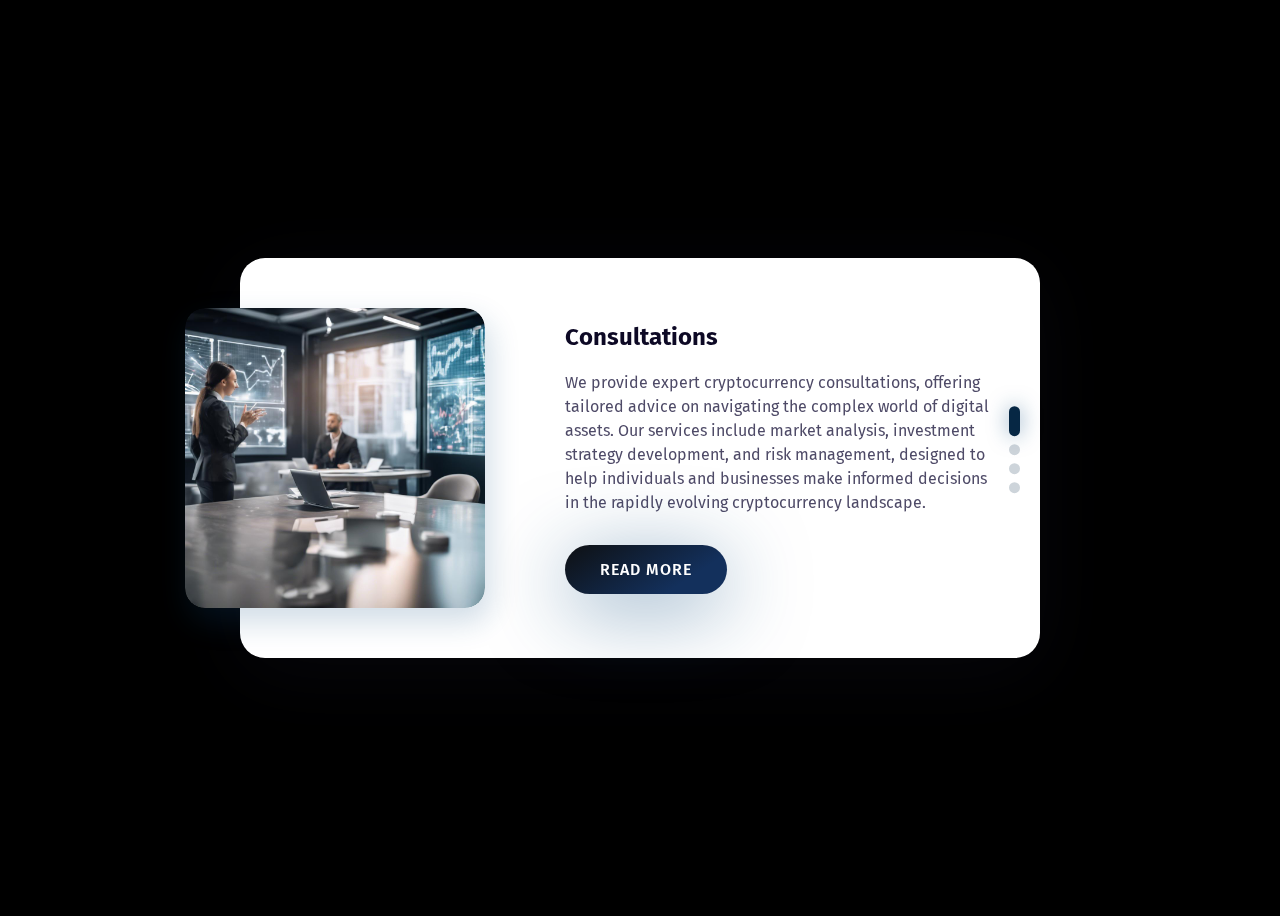
<file: assets/iframes/cards.html>
<!-- CODE INSPIRED BY "Muhammed Erdem", @JavaScriptJunkie -->

<!-- NOTE: IF ADDING A NEW CARD, CHANGE POSITION OF PAGINATION ON LINE 
transform: translateY(-245%); -->

<!DOCTYPE html>
<html lang="en">

<head>
    <meta charset="UTF-8">
    <meta name="viewport" content="width=device-width, initial-scale=1.0">
    <title>Blog Slider</title>
    <link href="https://fonts.googleapis.com/css?family=Fira+Sans:400,500,600,700,800" rel="stylesheet">

    <link href="https://unpkg.com/swiper/swiper-bundle.min.css" rel="stylesheet">
    <style>
        * {
            box-sizing: border-box;
        }

        body {
            background-color: #000000;
            /* background-image: linear-gradient(147deg, #ffe53b 0%, #fd3838 74%); */
            min-height: 100vh;
            font-family: 'Fira Sans', sans-serif;
            display: flex;
        }

        .blog-slider {
            width: 95%;
            position: relative;
            max-width: 800px;
            margin: auto;
            background: #fff;
            box-shadow: 0px 14px 80px rgba(34, 35, 58, 0.2);
            padding: 25px;
            border-radius: 25px;
            height: 400px;
            transition: all 0.3s;
        }

        @media screen and (max-width: 992px) {
            .blog-slider {
                max-width: 680px;
                height: 400px;
            }
        }

        @media screen and (max-width: 768px) {
            .blog-slider {
                min-height: 500px;
                height: auto;
                margin: 180px auto;
            }
        }

        @media screen and (max-height: 500px) and (min-width: 992px) {
            .blog-slider {
                height: 350px;
            }
        }

        .blog-slider__item {
            display: flex;
            align-items: center;
        }

        @media screen and (max-width: 768px) {
            .blog-slider__item {
                flex-direction: column;
            }
        }

        .blog-slider__item.swiper-slide-active .blog-slider__img img {
            opacity: 1;
            transition-delay: 0.3s;
        }

        .blog-slider__item.swiper-slide-active .blog-slider__content>* {
            opacity: 1;
            transform: none;
        }

        .blog-slider__item.swiper-slide-active .blog-slider__content>*:nth-child(1) {
            transition-delay: 0.3s;
        }

        .blog-slider__item.swiper-slide-active .blog-slider__content>*:nth-child(2) {
            transition-delay: 0.4s;
        }

        .blog-slider__item.swiper-slide-active .blog-slider__content>*:nth-child(3) {
            transition-delay: 0.5s;
        }

        .blog-slider__item.swiper-slide-active .blog-slider__content>*:nth-child(4) {
            transition-delay: 0.6s;
        }

        .blog-slider__item.swiper-slide-active .blog-slider__content>*:nth-child(5) {
            transition-delay: 0.7s;
        }

        .blog-slider__item.swiper-slide-active .blog-slider__content>*:nth-child(6) {
            transition-delay: 0.8s;
        }

        .blog-slider__item.swiper-slide-active .blog-slider__content>*:nth-child(7) {
            transition-delay: 0.9s;
        }

        .blog-slider__item.swiper-slide-active .blog-slider__content>*:nth-child(8) {
            transition-delay: 1s;
        }

        .blog-slider__item.swiper-slide-active .blog-slider__content>*:nth-child(9) {
            transition-delay: 1.1s;
        }

        .blog-slider__item.swiper-slide-active .blog-slider__content>*:nth-child(10) {
            transition-delay: 1.2s;
        }

        .blog-slider__item.swiper-slide-active .blog-slider__content>*:nth-child(11) {
            transition-delay: 1.3s;
        }

        .blog-slider__item.swiper-slide-active .blog-slider__content>*:nth-child(12) {
            transition-delay: 1.4s;
        }

        .blog-slider__item.swiper-slide-active .blog-slider__content>*:nth-child(13) {
            transition-delay: 1.5s;
        }

        .blog-slider__item.swiper-slide-active .blog-slider__content>*:nth-child(14) {
            transition-delay: 1.6s;
        }

        .blog-slider__item.swiper-slide-active .blog-slider__content>*:nth-child(15) {
            transition-delay: 1.7s;
        }

        .blog-slider__img {
            width: 300px;
            flex-shrink: 0;
            height: 300px;
            /* background-image: linear-gradient(147deg, #748f9c 0%, #2d3135 74%); */
            box-shadow: 4px 13px 30px 1px rgba(21, 81, 131, 0.2);
            border-radius: 20px;
            transform: translateX(-80px);
            overflow: hidden;
        }

        .blog-slider__img:after {
            content: '';
            position: absolute;
            top: 0;
            left: 0;
            width: 100%;
            height: 100%;
            /* background-image: linear-gradient(147deg, #748f9c 0%, #2d3135 74%); */
            border-radius: 20px;
            opacity: 0.8;
        }

        .blog-slider__img img {
            width: 100%;
            height: 100%;
            object-fit: cover;
            display: block;
            opacity: 0;
            border-radius: 20px;
            transition: all 0.3s;
        }

        @media screen and (max-width: 768px) {
            .blog-slider__img {
                transform: translateY(-50%);
                width: 90%;
            }
        }

        @media screen and (max-width: 576px) {
            .blog-slider__img {
                width: 95%;
            }
        }

        @media screen and (max-height: 500px) and (min-width: 992px) {
            .blog-slider__img {
                height: 270px;
            }
        }

        .blog-slider__content {
            padding-right: 25px;
        }

        @media screen and (max-width: 768px) {
            .blog-slider__content {
                margin-top: -80px;
                text-align: center;
                padding: 0 30px;
            }
        }

        @media screen and (max-width: 576px) {
            .blog-slider__content {
                padding: 0;
            }
        }

        .blog-slider__content>* {
            opacity: 0;
            transform: translateY(25px);
            transition: all 0.4s;
        }

        .blog-slider__code {
            color: #7b7992;
            margin-bottom: 15px;
            display: block;
            font-weight: 500;
        }

        .blog-slider__title {
            font-size: 24px;
            font-weight: 700;
            color: #0d0925;
            margin-bottom: 20px;
        }

        .blog-slider__text {
            color: #4e4a67;
            margin-bottom: 30px;
            line-height: 1.5em;
        }

        .blog-slider__button {
            display: inline-flex;
            background-image: linear-gradient(147deg, #0e1012 0%, #13305c 74%);
            padding: 15px 35px;
            border-radius: 50px;
            color: #fff;
            box-shadow: 0px 14px 80px rgba(21, 81, 131, 0.5);
            text-decoration: none;
            font-weight: 500;
            justify-content: center;
            text-align: center;
            letter-spacing: 1px;
        }

        @media screen and (max-width: 576px) {
            .blog-slider__button {
                width: 100%;
            }
        }

        .blog-slider .swiper-container-horizontal>.swiper-pagination-bullets,
        .blog-slider .swiper-pagination-custom,
        .blog-slider .swiper-pagination-fraction {
            bottom: 10px;
            left: 0;
            width: 100%;
        }

        .blog-slider__pagination {
            position: absolute;
            z-index: 21;
            right: 20px;
            width: 11px !important;
            text-align: center;
            left: auto !important;
            top: 50%;
            bottom: auto !important;
            transform: translateY(-228%);
        }

        @media screen and (max-width: 768px) {
            .blog-slider__pagination {
                transform: translateX(-50%);
                left: 50% !important;
                top: 205px;
                width: 100% !important;
                display: flex;
                justify-content: center;
                align-items: center;
            }
        }

        .blog-slider__pagination.swiper-pagination-bullets .swiper-pagination-bullet {
            margin: 8px 0;
        }

        @media screen and (max-width: 768px) {
            .blog-slider__pagination.swiper-pagination-bullets .swiper-pagination-bullet {
                margin: 0 5px;
            }
        }

        .blog-slider__pagination .swiper-pagination-bullet {
            width: 11px;
            height: 11px;
            display: block;
            border-radius: 10px;
            background: #062744;
            opacity: 0.2;
            transition: all 0.3s;
        }

        .blog-slider__pagination .swiper-pagination-bullet-active {
            opacity: 1;
            background: #062744;
            height: 30px;
            box-shadow: 0px 0px 20px rgba(21, 81, 131, 0.5);
        }

        @media screen and (max-width: 768px) {
            .blog-slider__pagination .swiper-pagination-bullet-active {
                height: 11px;
                width: 30px;
            }
        }

    </style>
</head>

<body>
    <div class="blog-slider">
        <div class="blog-slider__wrp swiper-wrapper">


            <div class="blog-slider__item swiper-slide">
                <div class="blog-slider__img">
                    <img src="../photos/Consult.jpeg" alt="">
                </div>
                <div class="blog-slider__content">
                    <!-- <span class="blog-slider__code">26 December 2019</span> -->
                    <div class="blog-slider__title">Consultations</div>
                    <div class="blog-slider__text">We provide expert cryptocurrency consultations, offering tailored advice on navigating the complex world of digital assets. Our services include market analysis, investment strategy development, and risk management, designed to help individuals and businesses make informed decisions in the rapidly evolving cryptocurrency landscape.</div>
                    <a href="#" class="blog-slider__button">READ MORE</a>
                </div>
            </div>


            <div class="blog-slider__item swiper-slide">
                <div class="blog-slider__img">
                    <img src="../photos/Research.jpg" alt="">
                </div>
                <div class="blog-slider__content">
                    <!-- <span class="blog-slider__code">26 December 2019</span> -->
                    <div class="blog-slider__title">Research & Networking</div>
                    <div class="blog-slider__text">We offer comprehensive research and networking services, helping clients gain valuable insights into emerging trends and opportunities. Our research provides in-depth analysis tailored to your industry, while our networking services connect you with key players, fostering strategic partnerships and collaboration for growth and innovation.</div>
                    <a href="#" class="blog-slider__button">READ MORE</a>
                </div>
            </div>


            <div class="blog-slider__item swiper-slide">
                <div class="blog-slider__img">
                    <img src="../photos/Crypto M.jpg" alt="">
                </div>
                <div class="blog-slider__content">
                    <!-- <span class="blog-slider__code">26 December 2019</span> -->
                    <div class="blog-slider__title">Crypto Mining, Staking & Monetization</div>
                    <div class="blog-slider__text">We specialize in data monetization, crypto mining operations, and staking, using cutting-edge solutions that unlock the full potential of digital assets. Our services are designed to help capitalize on valuable data insights, optimize mining efficiency, and maximize returns through staking strategies.</div>
                    <a href="#" class="blog-slider__button">READ MORE</a>
                </div>
            </div>

            <div class="blog-slider__item swiper-slide">
                <div class="blog-slider__img">
                    <img src="../photos/Invest.jpg" alt="">
                </div>
                <div class="blog-slider__content">
                    <!-- <span class="blog-slider__code">26 December 2019</span> -->
                    <div class="blog-slider__title">Investments</div>
                    <div class="blog-slider__text">We offer exclusive, highly confidential investment opportunities tailored to discerning clients. Our approach ensures privacy, discretion, and access to unique, high-potential ventures that are not available through traditional channels. Each opportunity is carefully vetted to align with your investment goals while maintaining the utmost confidentiality throughout the process.</div>
                    <a href="#" class="blog-slider__button">READ MORE</a>
                </div>
            </div>


        </div>
        <div class="blog-slider__pagination"></div>
    </div>

    <script src="https://unpkg.com/swiper/swiper-bundle.min.js"></script>
    <script>
        // Paste JavaScript code here
        var swiper = new Swiper('.blog-slider', {
            spaceBetween: 30,
            effect: 'fade',
            loop: true,
            mousewheel: {
                invert: false,
            },
            // autoHeight: true,
            pagination: {
                el: '.blog-slider__pagination',
                clickable: true,
            }
        });
    </script>
</body>

</html>
</file>
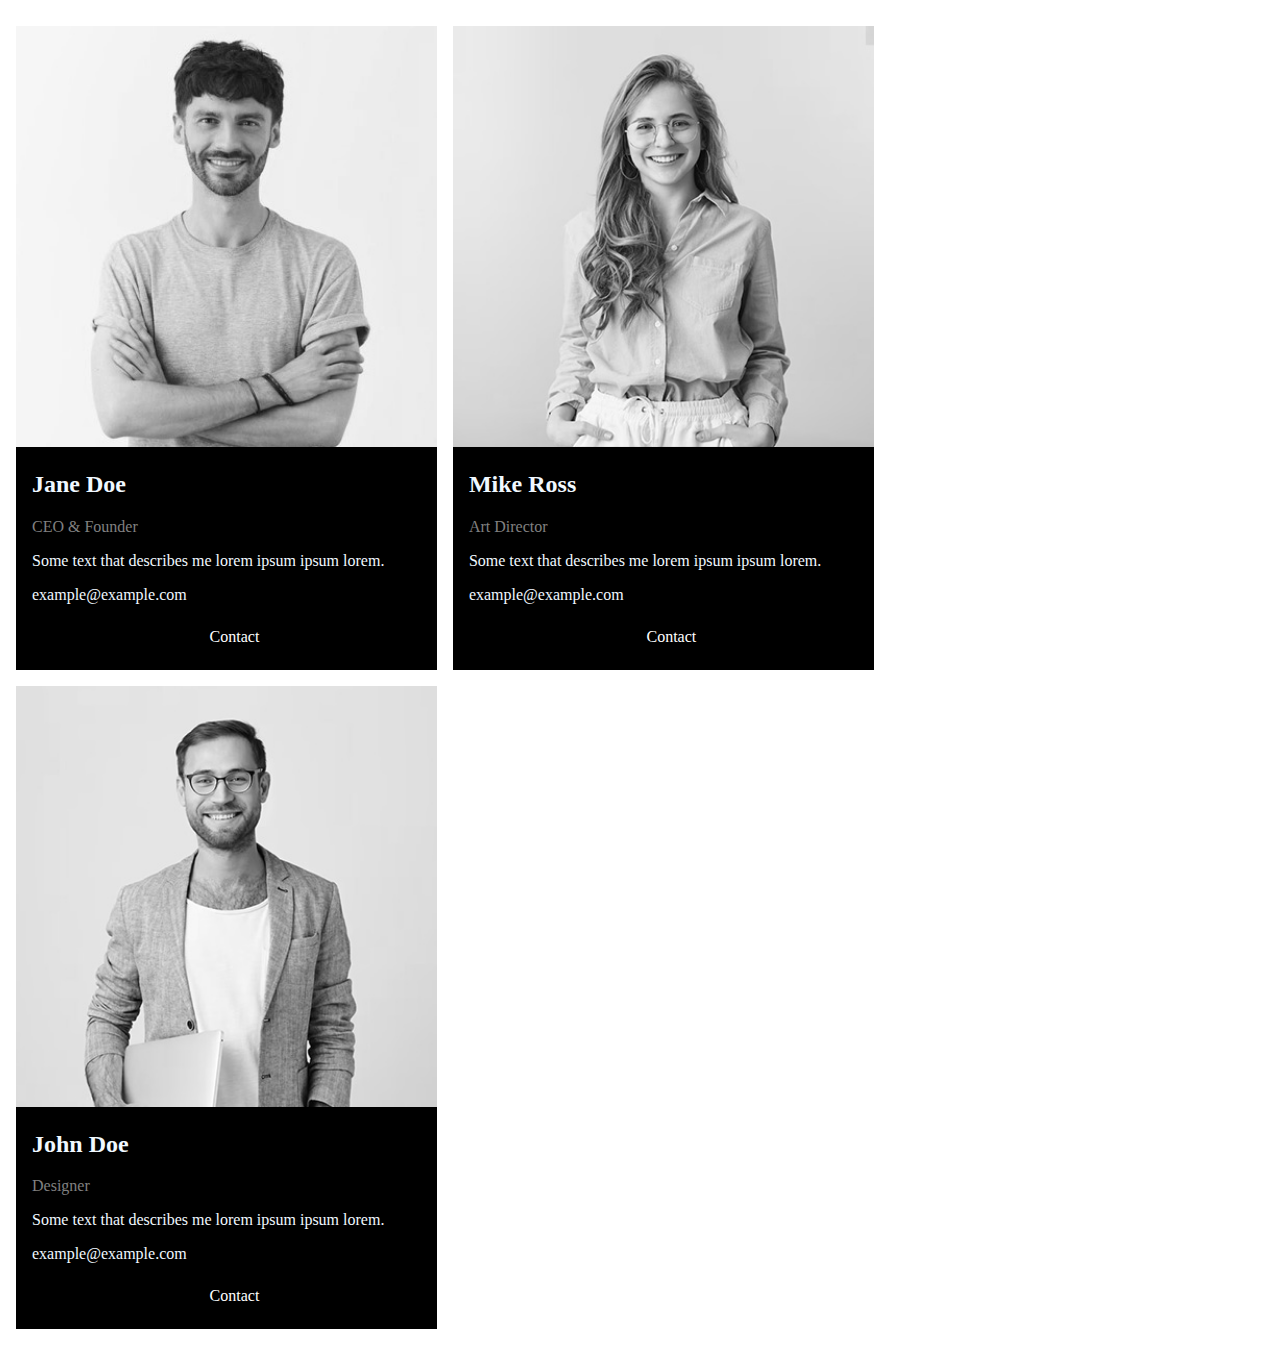
<file: assets/iframes/t3.html>
<!DOCTYPE html>
<html>

<head>
    <meta name="viewport" content="width=device-width, initial-scale=1">
    <style>
        
        /* box-sizing: inherit; */

        .card-column {
            float: left;
            width: 33.3%;
            margin-bottom: 16px;
            padding: 0 8px;
        }

        @media screen and (max-width: 600px) {
            .card-column {
                width: 100%;
                display: block;
            }
        }

        .card {
            box-shadow: 0 4px 8px 0 rgba(0, 0, 0, 0.2);
            background-color: #000;    
            box-shadow: 0 4px 8px 0 rgba(255, 255, 255, 0.2), 0 6px 20px 0 rgba(255, 255, 255, 0.19);
        }

        .card-container {
            padding: 0 16px;
            background-color: black;
            color: aliceblue;
        }

        .card-container::after,
        .card-row::after {
            content: "";
            clear: both;
            display: table;
        }

        .card-title {
            color: grey;
        }

        .card-button {
            border: none;
            outline: 0;
            display: inline-block;
            padding: 8px;
            color: white;
            background-color: #000;
            text-align: center;
            cursor: pointer;
            width: 100%;
        }

        .card-button:hover {
            background-color: #555;
        }
    </style>
</head>

<body>
    <br>

    <div class="card-row">
        <div class="card-column">
            <div class="card">
                <img src="../photos/images/fggf.jpg" alt="Jane" style="width:100%">
                <div class="card-container">
                    <h2>Jane Doe</h2>
                    <p class="card-title">CEO & Founder</p>
                    <p>Some text that describes me lorem ipsum ipsum lorem.</p>
                    <p>example@example.com</p>
                    <p><card-button class="card-button">Contact</card-button></p>
                </div>
            </div>
        </div>

        <div class="card-column">
            <div class="card">
                <img src="../photos/images/6.jpg" alt="Mike" style="width:100%">
                <div class="card-container">
                    <h2>Mike Ross</h2>
                    <p class="card-title">Art Director</p>
                    <p>Some text that describes me lorem ipsum ipsum lorem.</p>
                    <p>example@example.com</p>
                    <p><card-button class="card-button">Contact</card-button></p>
                </div>
            </div>
        </div>

        <div class="card-column">
            <div class="card">
                <img src="../photos/images/54645.jpg" alt="John" style="width:100%">
                <div class="card-container">
                    <h2>John Doe</h2>
                    <p class="card-title">Designer</p>
                    <p>Some text that describes me lorem ipsum ipsum lorem.</p>
                    <p>example@example.com</p>
                    <p><card-button class="card-button">Contact</card-button></p>
                </div>
            </div>
        </div>
    </div>

</body>

</html>
</file>
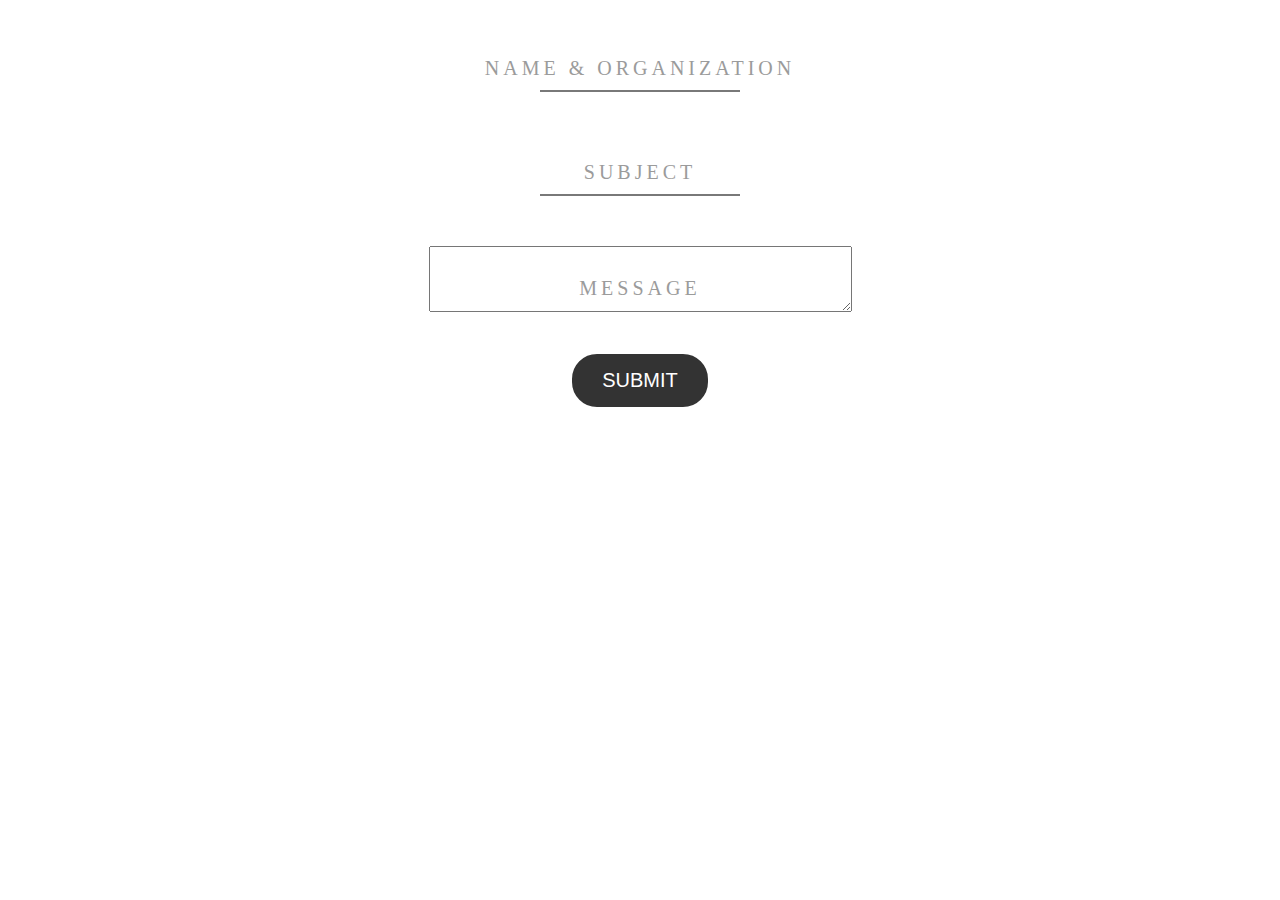
<file: assets/iframes/t4.html>
<html>

<head>
    <style>
        .contact-form {
            text-align: center;
        }

        .label-text-0 {

            display: block;
            letter-spacing: 4px;
            padding-top: 30px;
            text-align: center;
        }

        .label-text {
            color: #9b9b9b;
            cursor: text;
            font-size: 20px;
            line-height: 20px;
            text-transform: uppercase;
            transform: translateY(-34px);
            /* Corrected syntax */
            transition: all 0.3s;
        }

        .contact-input {
            background-color: transparent;
            border: 0;
            border-bottom: 2px solid #424242b5;
            color: white;
            font-size: 36px;
            letter-spacing: -1px;
            outline: 0;
            padding: 5px 20px;
            text-align: center;
            transition: all 0.3s;
            width: 200px;
        }

        .contact-input:focus {
            max-width: 100%;
            width: 400px;
        }

        .contact-input:focus+.label-text {
            color: #f0f0f0;
            font-size: 13px;
            transform: translateY(-74px);
            /* Corrected syntax */
        }

        .contact-input:valid+.label-text {
            font-size: 13px;
            transform: translateY(-74px);
            /* Corrected syntax */
        }

        .contact-button {
            background-color: #333;
            border: 2px solid white;
            border-radius: 27px;
            color: white;
            cursor: pointer;
            font-size: 20px;
            margin-top: 20px;
            padding: 15px 30px;
            text-transform: uppercase;
            transition: all 200ms;
        }

        .contact-button:hover,
        .contact-button:focus {
            background-color: white;
            color: #424242b5;
            outline: 0;
        }
    </style>
</head>

<body>
    <form class="contact-form" id="emailForm">
        <label class="label-text-0">
            <input type="text" class="contact-input" id="nameOrgInput" required />
            <div class="label-text">Name & Organization</div>
        </label>
        <label class="label-text-0">
            <input type="text" class="contact-input" id="subjectInput" required />
            <div class="label-text">Subject</div>
        </label>
        <label class="label-text-0">
            <textarea rows="4" cols="50" id="messageInput"></textarea>
            <div class="label-text">Message</div>
        </label>
        <button type="submit" class="contact-button">
            Submit
        </button>
    </form>

    <script>
        document.getElementById('emailForm').addEventListener('submit', function (event) {
            event.preventDefault(); // Prevent the default form submission
            const nameOrg = document.getElementById('nameOrgInput').value;
            const subject = document.getElementById('subjectInput').value;
            const message = document.getElementById('messageInput').value;

            // Create the mailto link with subject and body
            const mailtoLink = `mailto:${nameOrg}?subject=${encodeURIComponent(subject)}&body=${encodeURIComponent(message)}`;

            // Open the default email client with the mailto link
            window.location.href = mailtoLink;

            const tooltipTriggerList = document.querySelectorAll('[data-bs-toggle="tooltip"]')
            const tooltipList = [...tooltipTriggerList].map(tooltipTriggerEl => new bootstrap.Tooltip(tooltipTriggerEl))
        });
    </script>
</body>

</html>
</file>
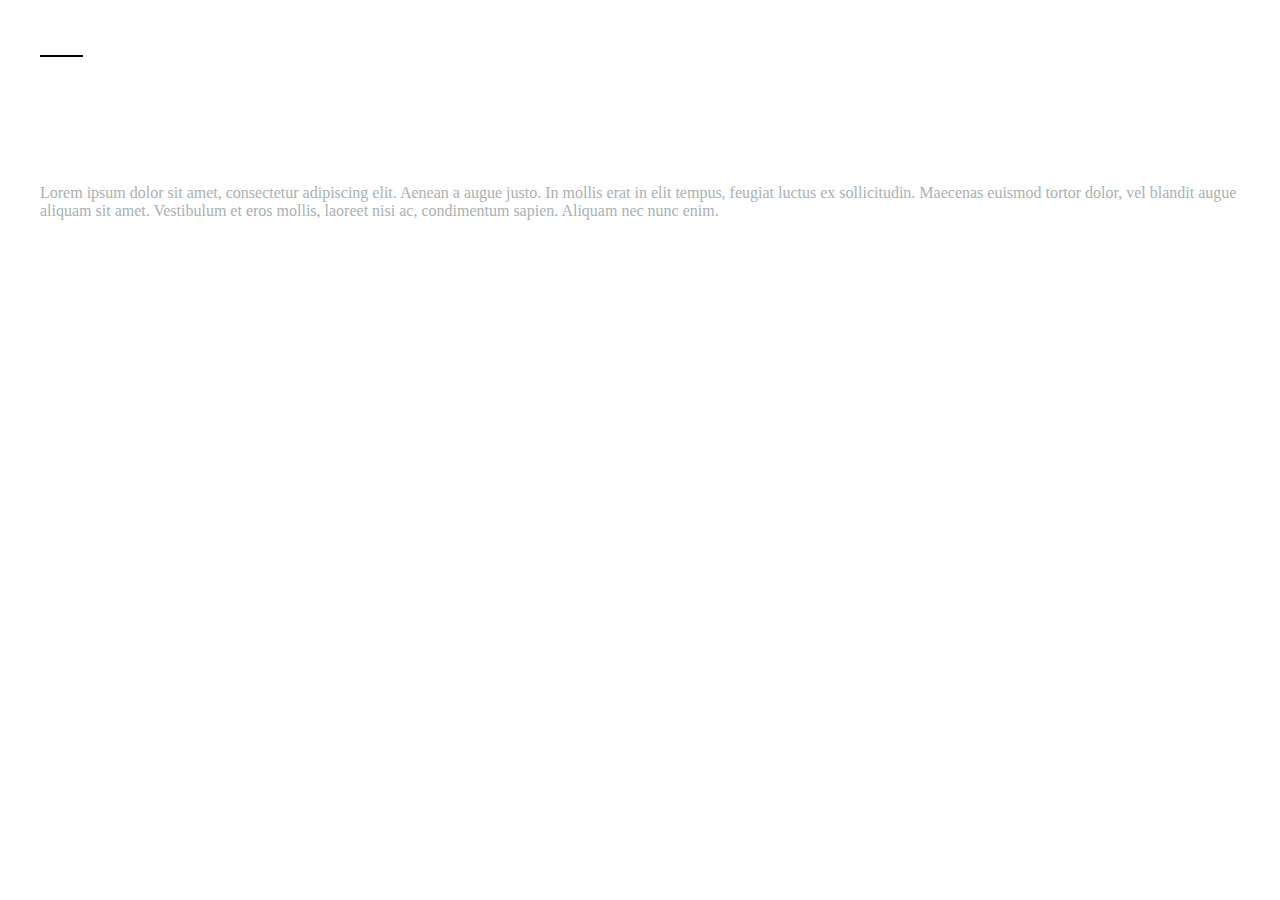
<file: assets/iframes/t5.html>
<html>

<head>
    <style>

        .post__container {
            display: flex;
            flex-direction: column;
            justify-content: space-between;
            padding: 2em;
            overflow-y: auto;
        }

        .post__category {
            position: relative;
            font-weight: 600;
            font-size: 0.9em;
            text-transform: uppercase;
            letter-spacing: 0.3em;
            overflow: hidden;
            color: #ffffff;

        }

        .post__category:before {
            content: "";
            position: absolute;
            left: 0;
            bottom: 0;
            height: 2px;
            width: 3em;
            background-color: #000;
            animation: slide-in 1s ease-in both 0.5s;
        }

        .post__content {
            padding: 2em 0;
            color: #ffffff;
        }

        .post__time {
            display: inline-block;
            margin-bottom: 0.5em;
            font-weight: 600;
            font-size: 0.8em;
            text-transform: uppercase;
            letter-spacing: 0.1em;
        }

        .post__header {
            overflow: hidden;
            margin-top: 0;
            margin-bottom: 0.25em;
            font-size: 4em;
            font-weight: 900;
            line-height: 0.9;
        }

        .post__header span {
            display: inline-block;
            animation: slide-up 0.8s ease-in-out both;
            color: #ffffff;
        }

        .post__header span:nth-child(1) {
            animation-delay: 0.1s;
        }

        .post__header span:nth-child(2) {
            animation-delay: 0.2s;
        }

        .post__header span:nth-child(3) {
            animation-delay: 0.3s;
        }

        .post__text {            
            margin: 0;
            color: #a9b1b3;
            font-weight: 300;
            animation: fade-in 0.8s ease-in-out both 0.5s;
        }

        /* Animations */
        @keyframes slide-in {
            0% {
                transform: translate3d(-100%, 0, 0);
            }

            100% {
                transform: translate3d(0, 0, 0);
            }
        }

        @keyframes slide-up {
            0% {
                opacity: 0;
                transform: translate3d(0, 100%, 0);
            }

            90% {
                opacity: 1;
            }

            100% {
                transform: translate3d(0, 0, 0);
            }
        }

        @keyframes fade-in {
            0% {
                opacity: 0;
            }

            100% {
                opacity: 1;
            }
        }
    </style>

</head>

<body>
    <article class="post">
        <div class="post__container">
            <span class="post__category">Michelle's Travels</span>

            <div class="post__content">
                <header>
                    <time class="post__time">Jan 22 2017</time>
                    <h1 class="post__header"><span>Visiting</span> <span>the</span> <span>beach</span></h1>
                </header>

                <p class="post__text">Lorem ipsum dolor sit amet, consectetur adipiscing elit. Aenean a augue justo. In
                    mollis erat in elit tempus, feugiat luctus ex sollicitudin. Maecenas euismod tortor dolor, vel
                    blandit augue aliquam sit amet. Vestibulum et eros mollis, laoreet nisi ac, condimentum sapien.
                    Aliquam nec nunc enim.</p>
            </div>
        </div>
    </article>

</body>

</html>
</file>
